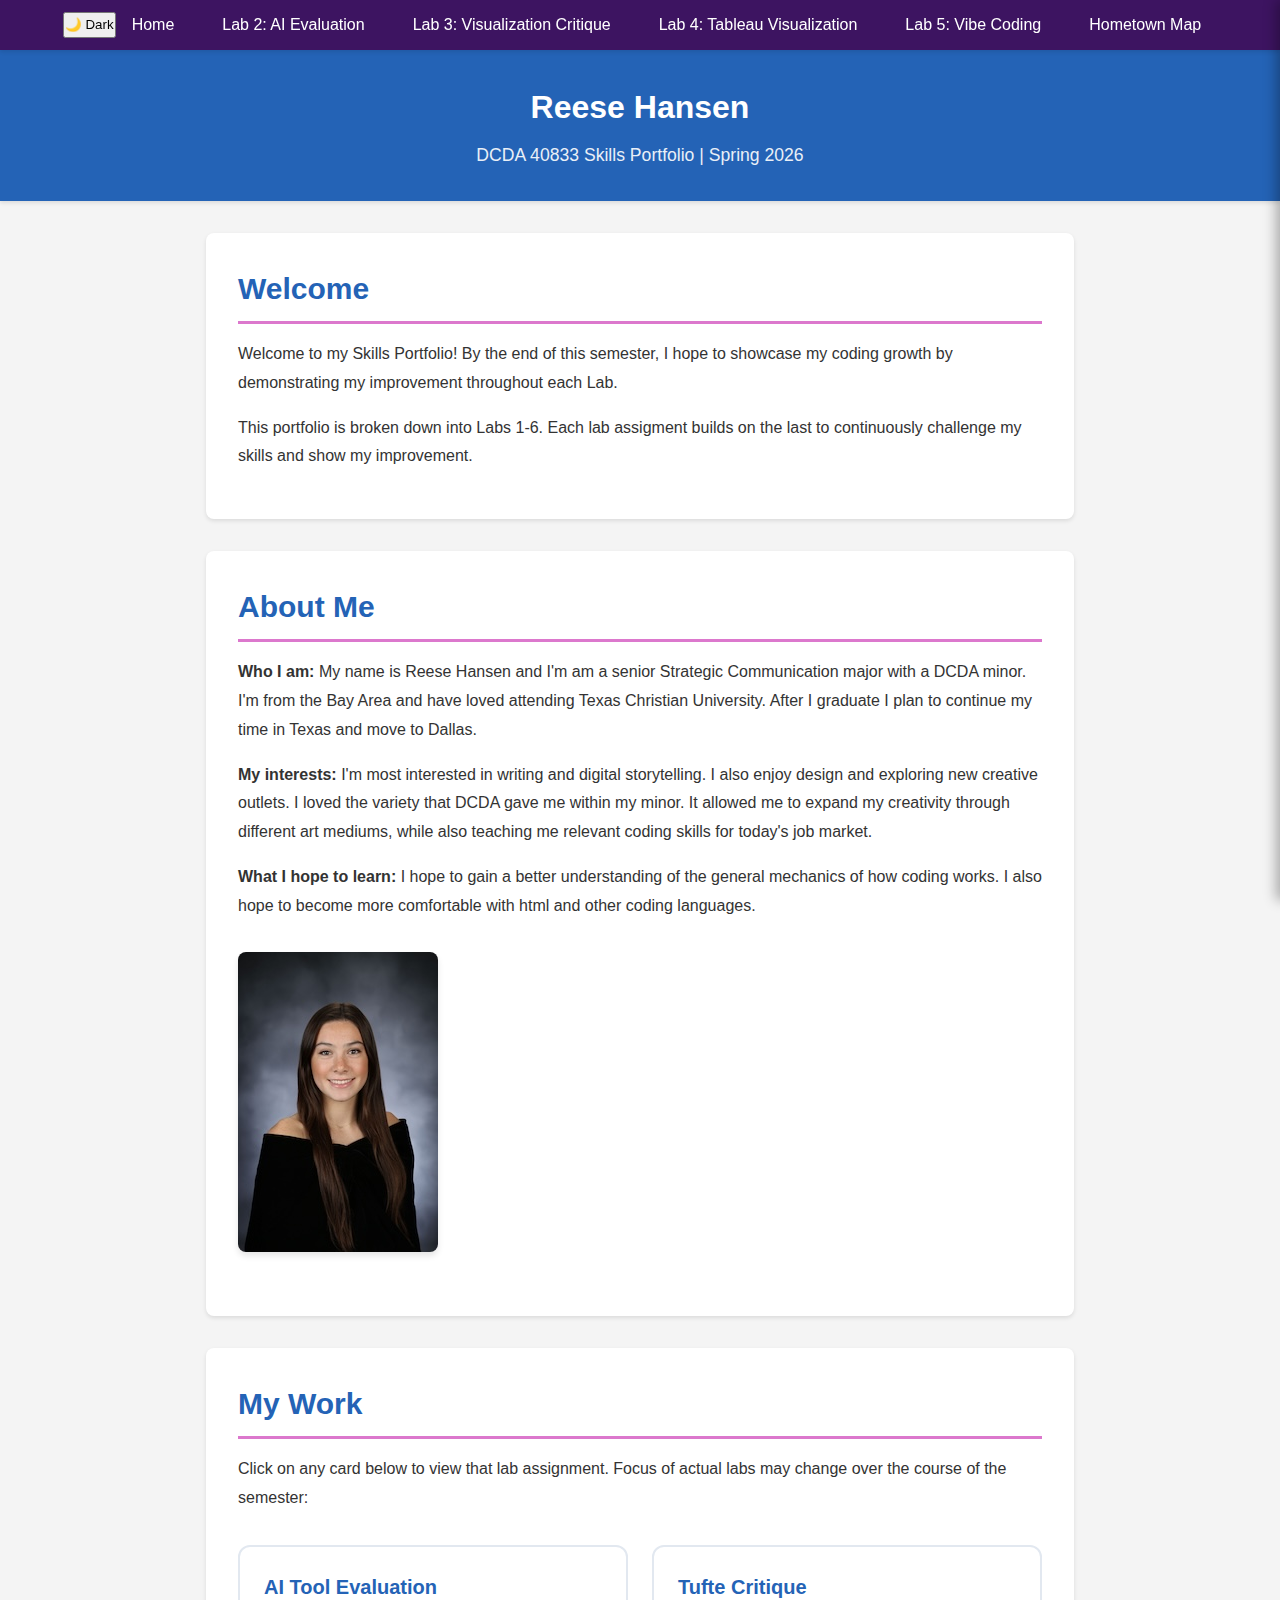
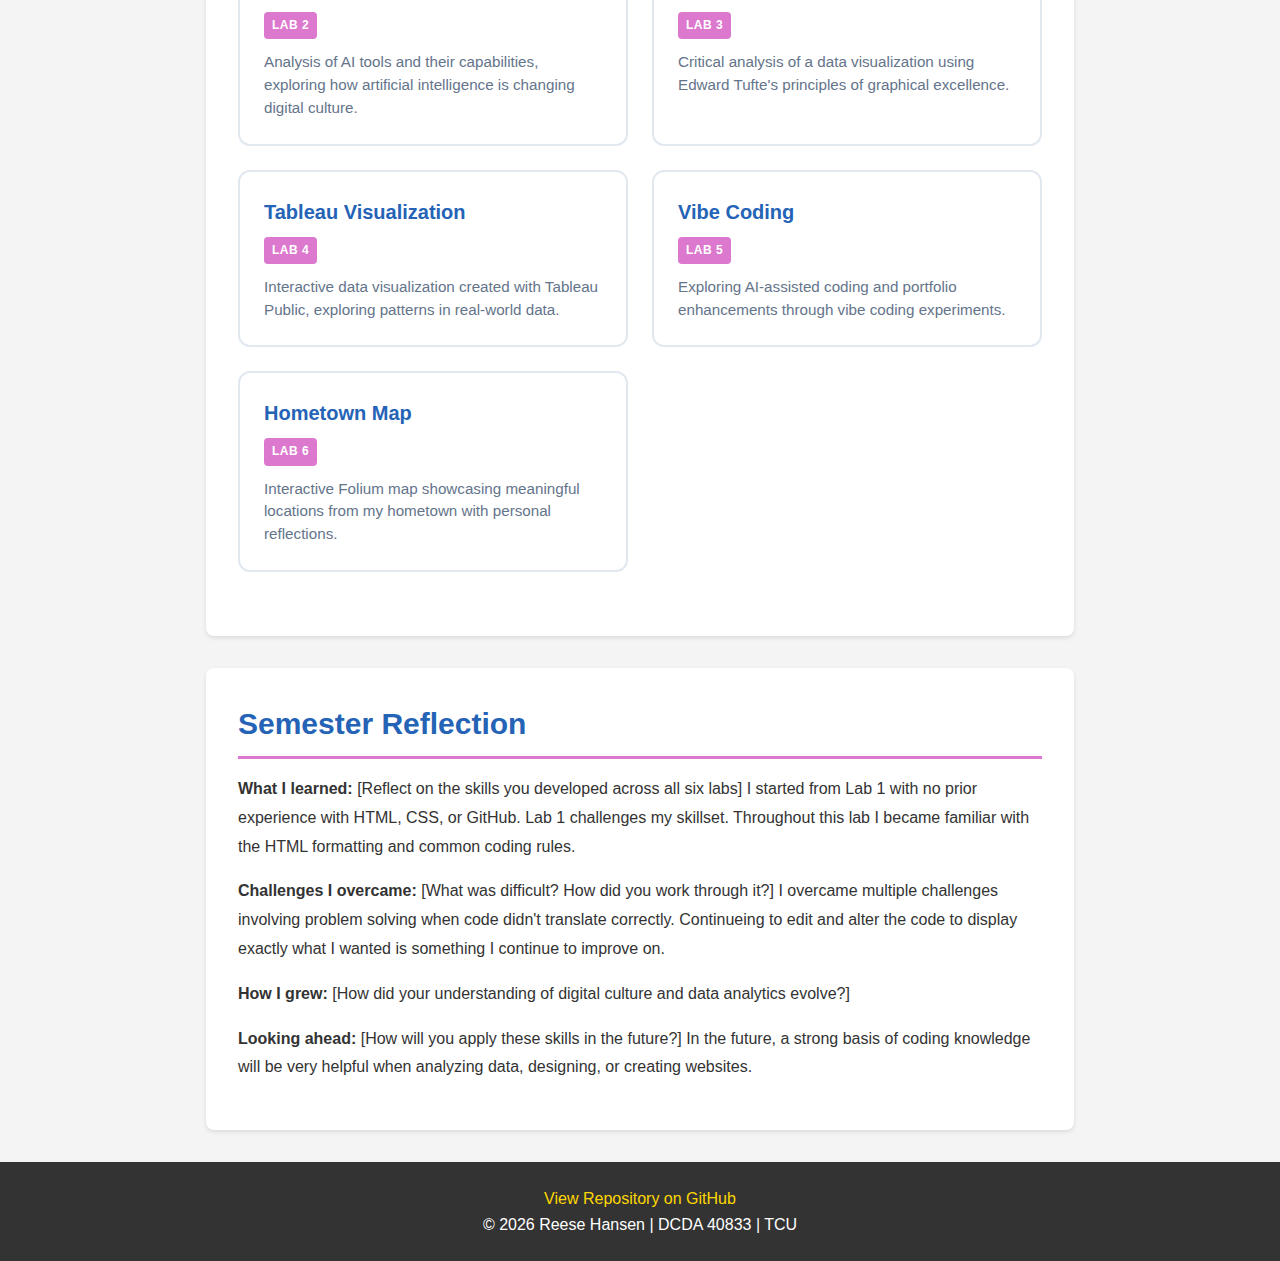
<file: index.html>
<!DOCTYPE html>
<html lang="en">

<head>
    <meta charset="UTF-8">
    <meta name="viewport" content="width=device-width, initial-scale=1.0">
    <meta name="description" content="Skills Portfolio showcasing work from DCDA 40833">
    <meta name="author" content="Reese Hansen">
    <title>Reese Hansen | DCDA 40833 Skills Portfolio</title>
    <link rel="stylesheet" href="css/styles.css">
</head>

<body>
    <!-- Navigation: Links to all portfolio pages -->
    <nav>
        <button class="hamburger" aria-label="Toggle navigation" aria-expanded="false">&#9776;</button>
        <button class="theme-toggle" aria-label="Toggle dark mode">
            <span class="icon">🌙</span>
            <span class="text">Dark</span>
        </button>
        <ul>
            <li><a href="index.html">Home</a></li>
            <li><a href="lab02.html">Lab 2: AI Evaluation</a></li>
            <li><a href="lab03.html">Lab 3: Visualization Critique</a></li>
            <li><a href="lab04.html">Lab 4: Tableau Visualization</a></li>
            <li><a href="lab05.html">Lab 5: Vibe Coding</a></li>
            <li><a href="hometown_map.html">Hometown Map</a></li>
        </ul>
    </nav>

    <!-- Header: Your name and course info -->
    <header>
        <h1>Reese Hansen</h1>
        <p>DCDA 40833 Skills Portfolio | Spring 2026</p>
    </header>


    <!-- I chose blue and pink as my colors because they compliment each other and the purple banner  -->



    <main>
        <!-- Welcome Section: Brief introduction to your portfolio -->
        <section id="welcome">
            <h2>Welcome</h2>
            <!-- TODO: Write a brief introduction (2-3 sentences) about your portfolio -->
            <p>Welcome to my Skills Portfolio! By the end of this semester, I hope to showcase my coding growth by
                demonstrating my improvement throughout each Lab.</p>
            <p>This portfolio is broken down into Labs 1-6. Each lab assigment builds on the last to continuously
                challenge my skills and show my improvement.</p>

            <!-- I chose this introduction because I wanted to clearly explain the basis of the project and how each lab builds on the last  -->

        </section>

        <!-- About Section: Tell visitors about yourself -->
        <section id="about">
            <h2>About Me</h2>
            <!-- TODO: Replace this placeholder content with information about yourself -->
            <p><strong>Who I am:</strong> My name is Reese Hansen and I'm am a senior Strategic Communication major with
                a DCDA minor. I'm from the Bay Area and have loved attending Texas Christian University. After I
                graduate I plan to continue my time in Texas and move to Dallas.</p>
            <p><strong>My interests:</strong> I'm most interested in writing and digital storytelling. I also enjoy
                design and exploring new creative outlets. I loved the variety that DCDA gave me within my minor. It
                allowed me to expand my creativity through different art mediums, while also teaching me relevant coding
                skills for today's job market.</p>
            <p><strong>What I hope to learn:</strong> I hope to gain a better understanding of the general mechanics of
                how coding works. I also hope to become more comfortable with html and other coding languages.</p>

            <!-- This section tells the viewer a bit more about who I am and what I enjoy. It also touches on my career intrests and future plans which involve what the DCDA minor has taught me  -->


            <!-- This project properly demonstrates my goals this semester to become more proficient in coding which is explained in my welcome and about section  -->



            <!-- Optional: Add a photo of yourself -->

            <figure class="viz-container">
                <img src="images/highschoolheadshot.jpeg" alt="highschoolheadshot.jpg">
            </figure>

            <!-- This headshot is an older pic but I thought it was the clearest and most professional looking that wasn't a work headshot  -->



        </section>

        <!-- Portfolio Section: Links to all lab pages -->
        <section id="portfolio">
            <h2>My Work</h2>
            <p>Click on any card below to view that lab assignment. Focus of actual labs may change over the course of
                the semester:</p>

            <!-- Portfolio Grid: Cards linking to each lab page -->
            <div class="portfolio-grid">

                <!-- Lab 2: AI Tool Evaluation -->
                <a href="lab02.html" class="portfolio-card">
                    <h3>AI Tool Evaluation</h3>
                    <span class="lab-tag">Lab 2</span>
                    <p>Analysis of AI tools and their capabilities, exploring how artificial intelligence is changing
                        digital culture.</p>
                </a>

                <!-- Lab 3: Tufte Critique -->
                <a href="lab03.html" class="portfolio-card">
                    <h3>Tufte Critique</h3>
                    <span class="lab-tag">Lab 3</span>
                    <p>Critical analysis of a data visualization using Edward Tufte's principles of graphical
                        excellence.</p>
                </a>

                <!-- Lab 4: Tableau Visualization -->
                <a href="lab04.html" class="portfolio-card">
                    <h3>Tableau Visualization</h3>
                    <span class="lab-tag">Lab 4</span>
                    <p>Interactive data visualization created with Tableau Public, exploring patterns in real-world
                        data.</p>
                </a>

                <!-- Lab 5: Vibe Coding -->
                <a href="lab05.html" class="portfolio-card">
                    <h3>Vibe Coding</h3>
                    <span class="lab-tag">Lab 5</span>
                    <p>Exploring AI-assisted coding and portfolio enhancements through vibe coding experiments.</p>
                </a>

                <!-- Lab 6: Hometown Map -->
                <a href="hometown_map.html" class="portfolio-card">
                    <h3>Hometown Map</h3>
                    <span class="lab-tag">Lab 6</span>
                    <p>Interactive Folium map showcasing meaningful locations from my hometown with personal
                        reflections.</p>
                </a>

            </div>
        </section>

        <!-- Reflection Section: Optional semester reflection -->
        <section id="reflection">
            <h2>Semester Reflection</h2>
            <!-- TODO: After completing all labs, write a reflection on your growth -->
            <p><strong>What I learned:</strong> [Reflect on the skills you developed across all six labs] I started from
                Lab 1 with no prior experience with HTML, CSS, or GitHub. Lab 1 challenges my skillset. Throughout this
                lab I became familiar with the HTML formatting and common coding rules. </p>
            <p><strong>Challenges I overcame:</strong> [What was difficult? How did you work through it?] I overcame
                multiple challenges involving problem solving when code didn't translate correctly. Continueing to edit
                and alter the code to display exactly what I wanted is something I continue to improve on. </p>
            <p><strong>How I grew:</strong> [How did your understanding of digital culture and data analytics evolve?]
            </p>
            <p><strong>Looking ahead:</strong> [How will you apply these skills in the future?] In the future, a strong
                basis of coding knowledge will be very helpful when analyzing data, designing, or creating websites.
            </p>
        </section>
    </main>

    <!-- Footer: Links and copyright -->
    <footer>
        <p><a href="https://github.com/yourusername/your-repo-name">View Repository on GitHub</a></p>
        <p>&copy; 2026 Reese Hansen | DCDA 40833 | TCU</p>
    </footer>
    <script src="js/nav.js"></script>
</body>

</html>
</file>
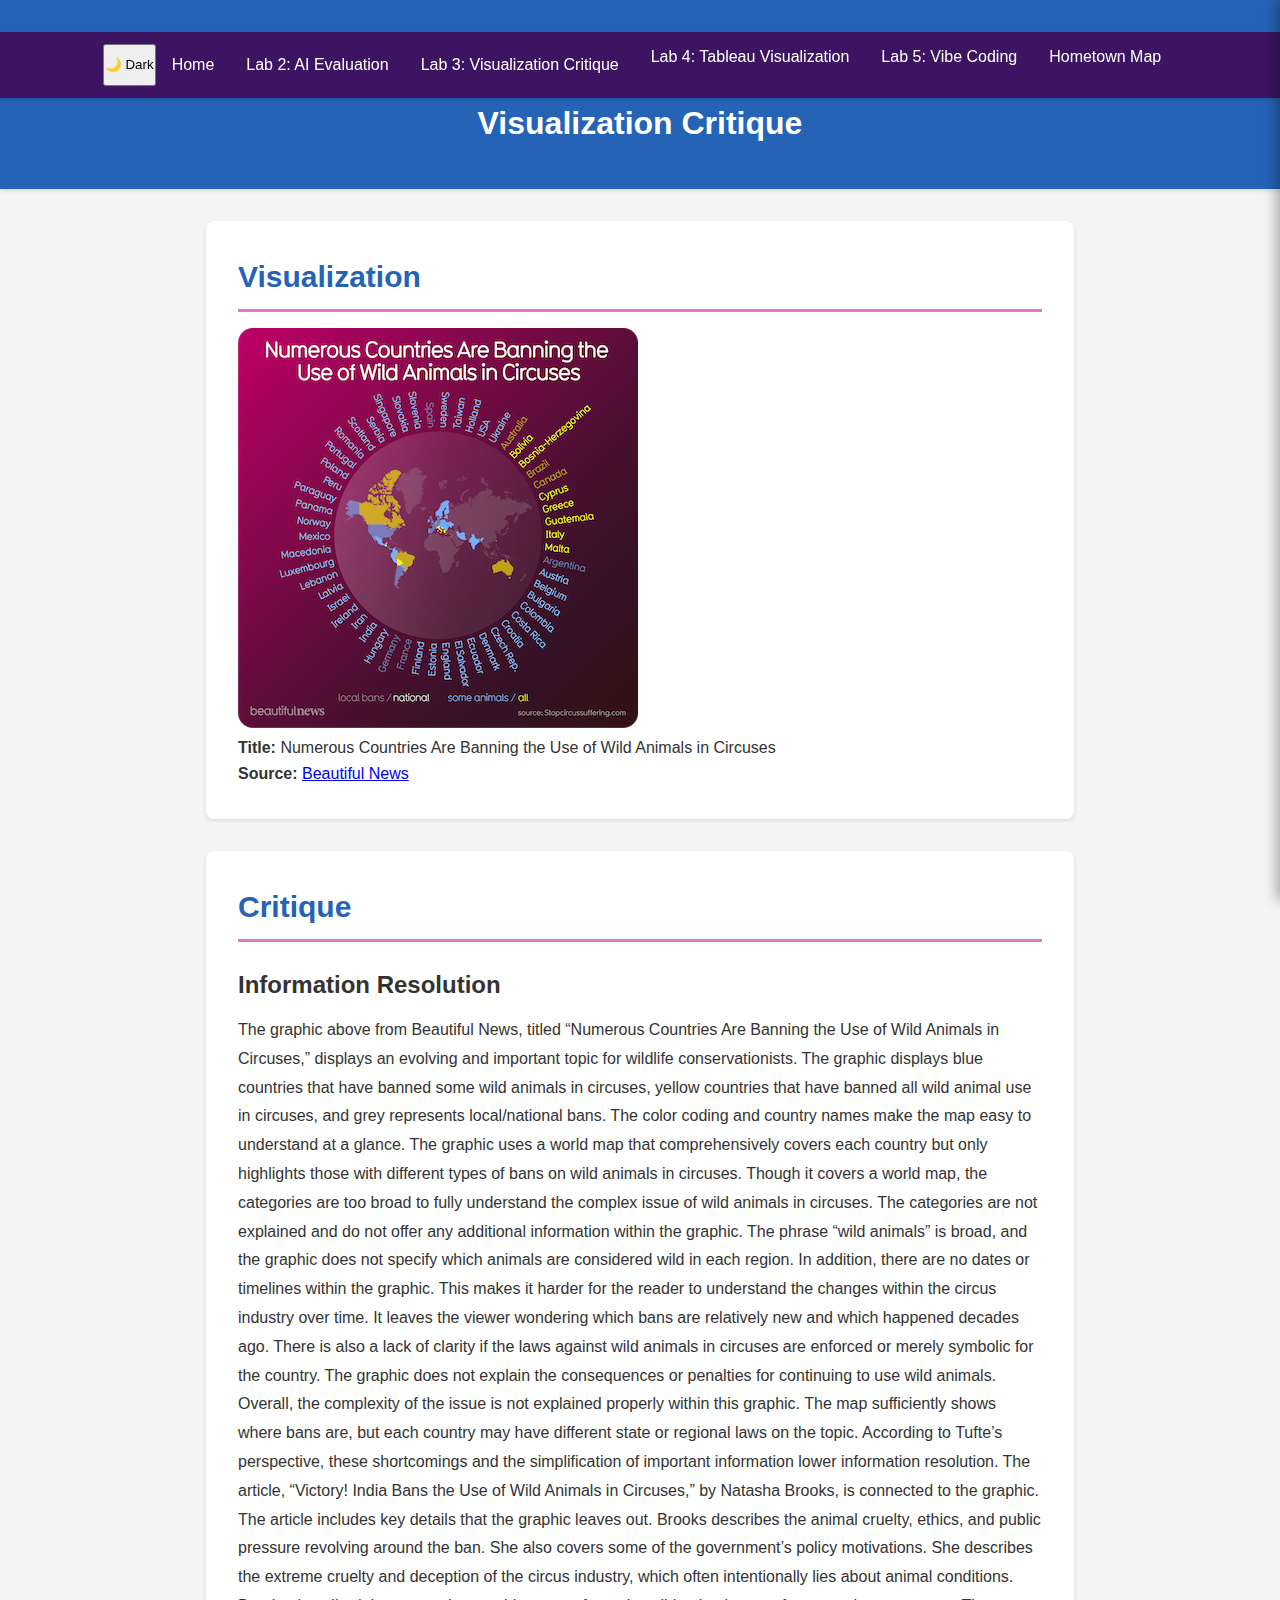
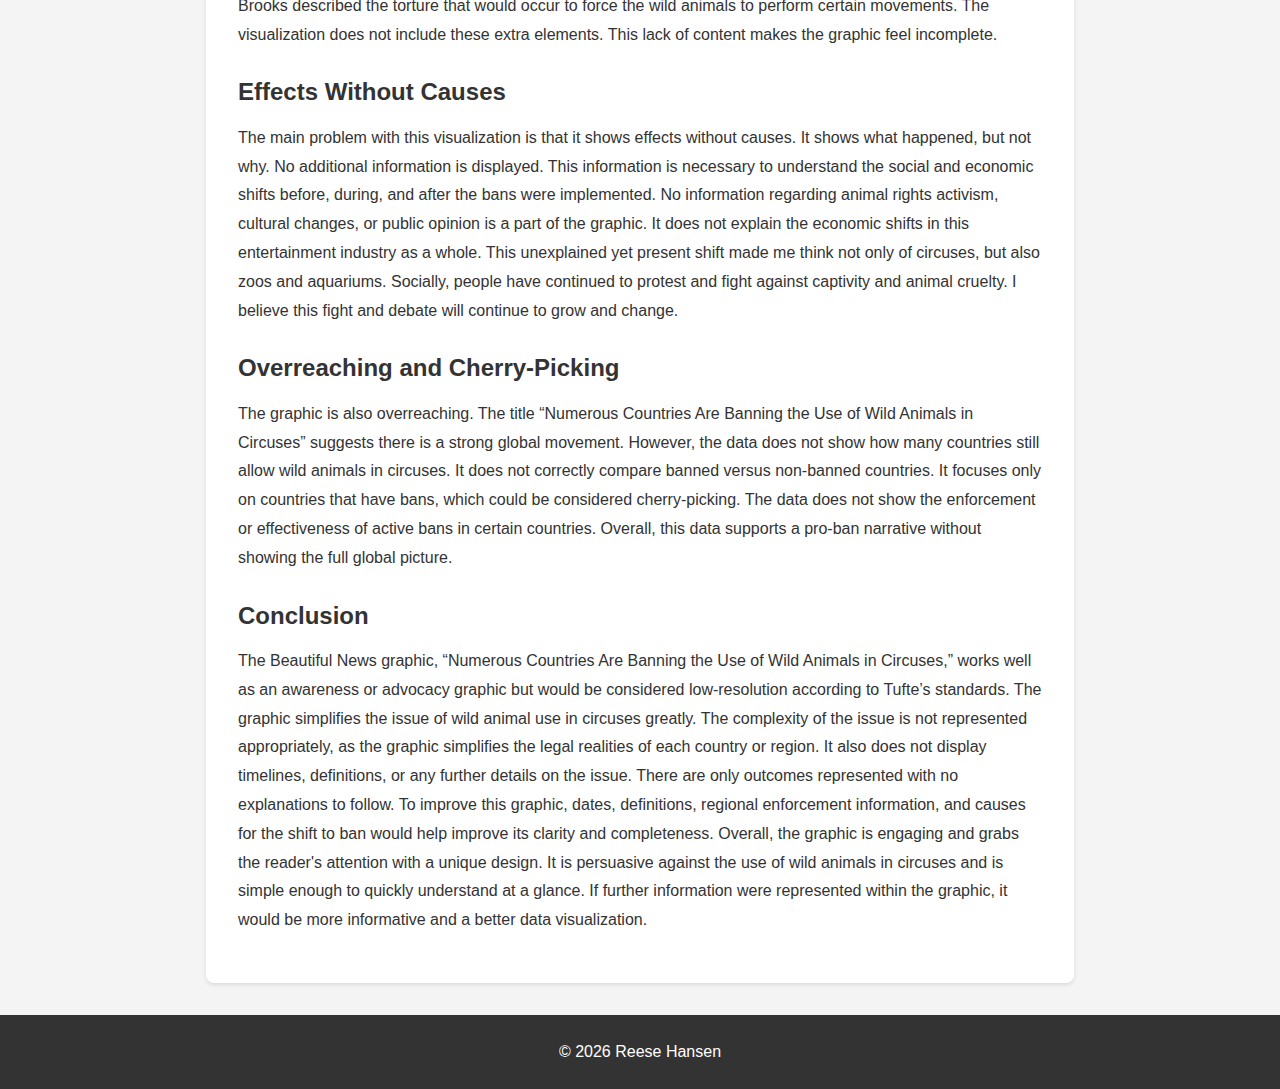
<file: lab03.html>
<!DOCTYPE html>
<html lang="en">

<head>
    <meta charset="UTF-8">
    <meta name="viewport" content="width=device-width, initial-scale=1.0">
    <title>Visualization Critique | Reese Hansen</title>
    <link rel="stylesheet" href="css/styles.css">
</head>

<body>
    <header>
        <nav>
            <button class="hamburger" aria-label="Toggle navigation" aria-expanded="false">&#9776;</button>
            <button class="theme-toggle" aria-label="Toggle dark mode">
                <span class="icon">🌙</span>
                <span class="text">Dark</span>
            </button>
            <a href="index.html">Home</a>
            <a href="lab02.html">Lab 2: AI Evaluation</a>
            <a href="lab03.html" class="active">Lab 3: Visualization Critique</a>
            <li><a href="lab04.html">Lab 4: Tableau Visualization</a></li>
            <li><a href="lab05.html">Lab 5: Vibe Coding</a></li>
            <li><a href="hometown-map.html">Hometown Map</a></li>
            <!-- Add more lab links as the semester progresses -->
        </nav>
        <h1>Visualization Critique</h1>
    </header>

    <main>
        <section>
            <h2>Visualization</h2>
            <figure>
                <img src="images/circusdata.png" alt="wild animals banned in circuses">
                <figcaption>
                    <strong>Title:</strong> Numerous Countries Are Banning the Use of Wild Animals in Circuses<br>
                    <strong>Source:</strong> <a
                        href="https://informationisbeautiful.net/beautifulnews/124-animals-in-circuses/"
                        target="_blank">Beautiful News</a>
                </figcaption>
            </figure>




        </section>

        <section>
            <h2>Critique</h2>

            <h3>Information Resolution</h3>
            <p>The graphic above from Beautiful News, titled “Numerous Countries Are Banning the Use of Wild Animals in
                Circuses,” displays an evolving and important topic for wildlife conservationists. The graphic displays
                blue countries that have banned some wild animals in circuses, yellow countries that have banned all
                wild animal use in circuses, and grey represents local/national bans. The color coding and country names
                make the map easy to understand at a glance. The graphic uses a world map that comprehensively covers
                each country but only highlights those with different types of bans on wild animals in circuses.

                Though it covers a world map, the categories are too broad to fully understand the complex issue of wild
                animals in circuses. The categories are not explained and do not offer any additional information within
                the graphic. The phrase “wild animals” is broad, and the graphic does not specify which animals are
                considered wild in each region. In addition, there are no dates or timelines within the graphic. This
                makes it harder for the reader to understand the changes within the circus industry over time. It leaves
                the viewer wondering which bans are relatively new and which happened decades ago.

                There is also a lack of clarity if the laws against wild animals in circuses are enforced or merely
                symbolic for the country. The graphic does not explain the consequences or penalties for continuing to
                use wild animals. Overall, the complexity of the issue is not explained properly within this graphic.
                The map sufficiently shows where bans are, but each country may have different state or regional laws on
                the topic. According to Tufte’s perspective, these shortcomings and the simplification of important
                information lower information resolution.

                The article, “Victory! India Bans the Use of Wild Animals in Circuses,” by Natasha Brooks, is connected
                to the graphic. The article includes key details that the graphic leaves out. Brooks describes the
                animal cruelty, ethics, and public pressure revolving around the ban. She also covers some of the
                government’s policy motivations. She describes the extreme cruelty and deception of the circus industry,
                which often intentionally lies about animal conditions. Brooks described the torture that would occur to
                force the wild animals to perform certain movements. The visualization does not include these extra
                elements. This lack of content makes the graphic feel incomplete.
            </p>

            <h3>Effects Without Causes</h3>
            <p>The main problem with this visualization is that it shows effects without causes. It shows what happened,
                but not why. No additional information is displayed. This information is necessary to understand the
                social and economic shifts before, during, and after the bans were implemented. No information regarding
                animal rights activism, cultural changes, or public opinion is a part of the graphic. It does not
                explain the economic shifts in this entertainment industry as a whole. This unexplained yet present
                shift made me think not only of circuses, but also zoos and aquariums. Socially, people have continued
                to protest and fight against captivity and animal cruelty. I believe this fight and debate will continue
                to grow and change. </p>

            <h3>Overreaching and Cherry-Picking</h3>
            <p>The graphic is also overreaching. The title “Numerous Countries Are Banning the Use of Wild Animals in
                Circuses” suggests there is a strong global movement. However, the data does not show how many countries
                still allow wild animals in circuses. It does not correctly compare banned versus non-banned countries.
                It focuses only on countries that have bans, which could be considered cherry-picking. The data does not
                show the enforcement or effectiveness of active bans in certain countries. Overall, this data supports a
                pro-ban narrative without showing the full global picture.
            </p>

            <h3>Conclusion</h3>
            <p>The Beautiful News graphic, “Numerous Countries Are Banning the Use of Wild Animals in Circuses,” works
                well as an awareness or advocacy graphic but would be considered low-resolution according to Tufte’s
                standards. The graphic simplifies the issue of wild animal use in circuses greatly. The complexity of
                the issue is not represented appropriately, as the graphic simplifies the legal realities of each
                country or region. It also does not display timelines, definitions, or any further details on the issue.
                There are only outcomes represented with no explanations to follow. To improve this graphic, dates,
                definitions, regional enforcement information, and causes for the shift to ban would help improve its
                clarity and completeness. Overall, the graphic is engaging and grabs the reader's attention with a
                unique design. It is persuasive against the use of wild animals in circuses and is simple enough to
                quickly understand at a glance. If further information were represented within the graphic, it would be
                more informative and a better data visualization. </p>
        </section>




    </main>

    <footer>
        <p>© 2026 Reese Hansen</p>
    </footer>
    <script src="js/nav.js"></script>
</body>

</html>
</file>
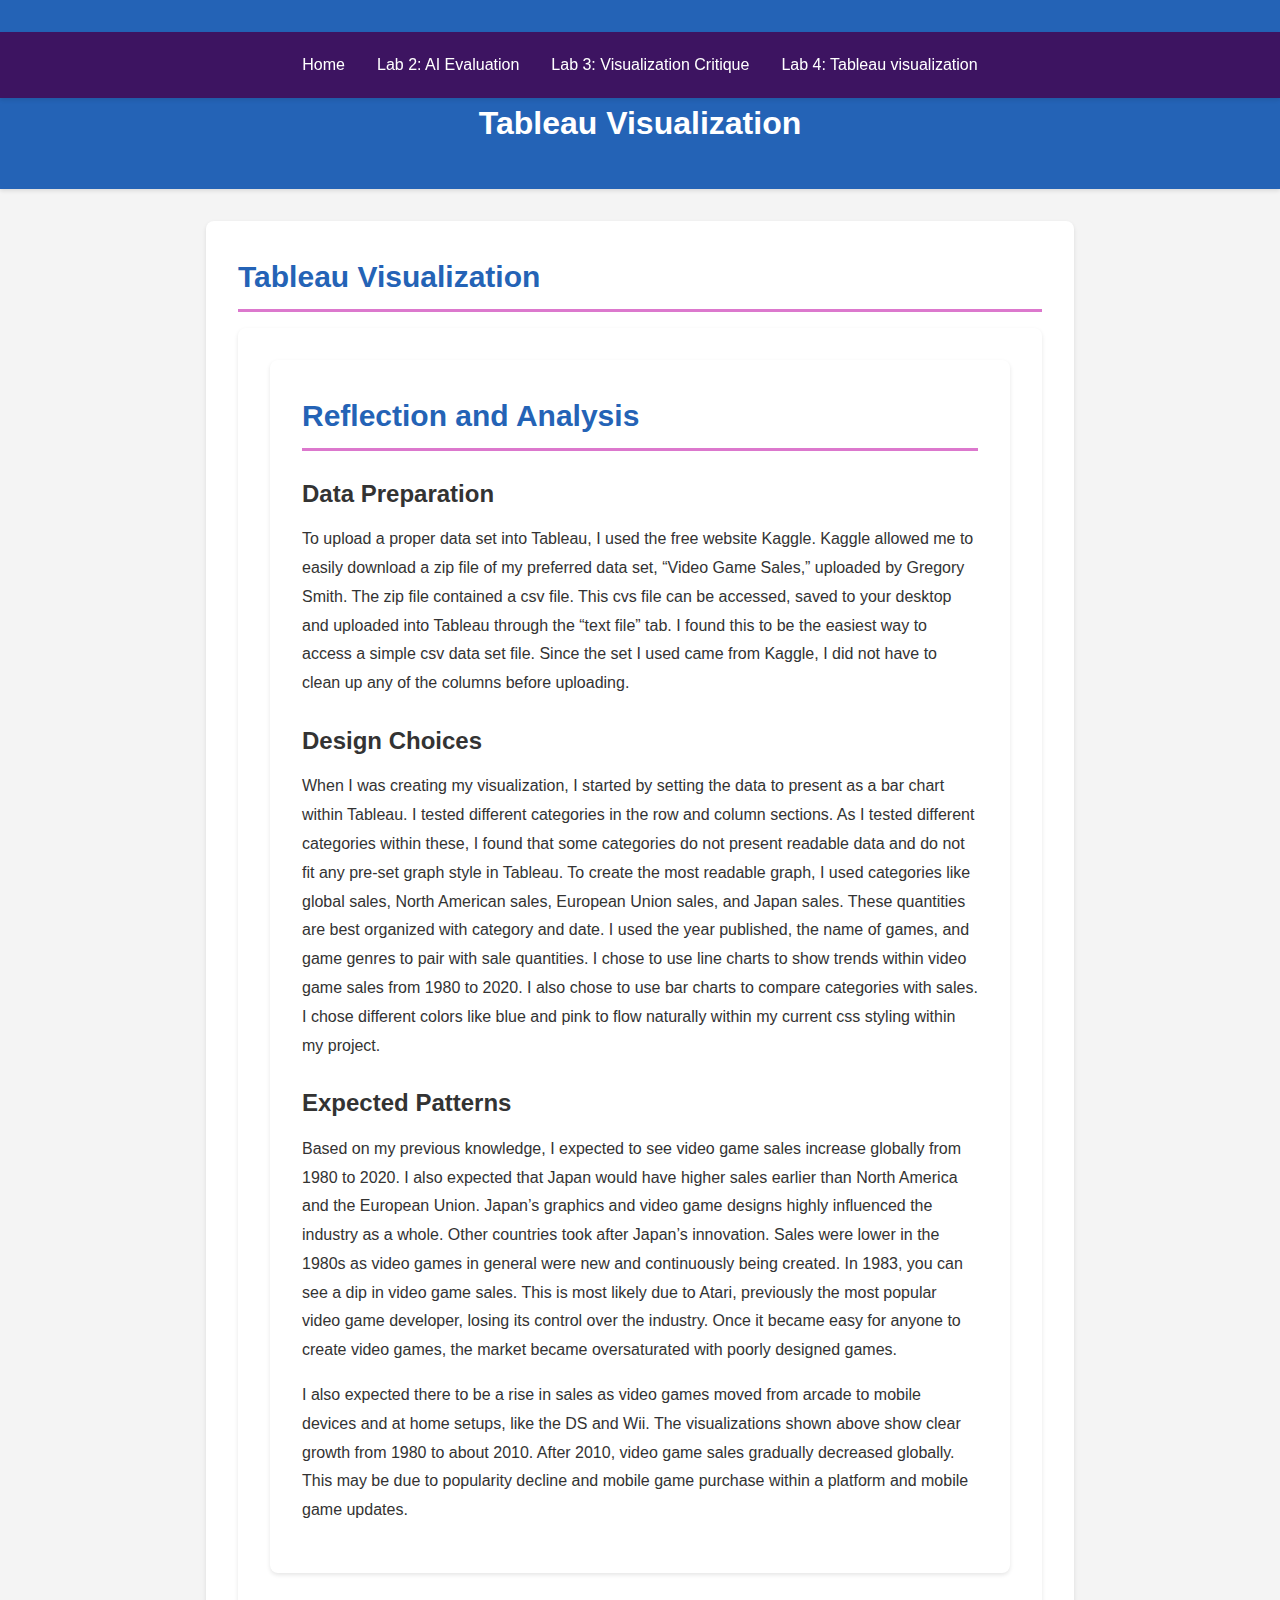
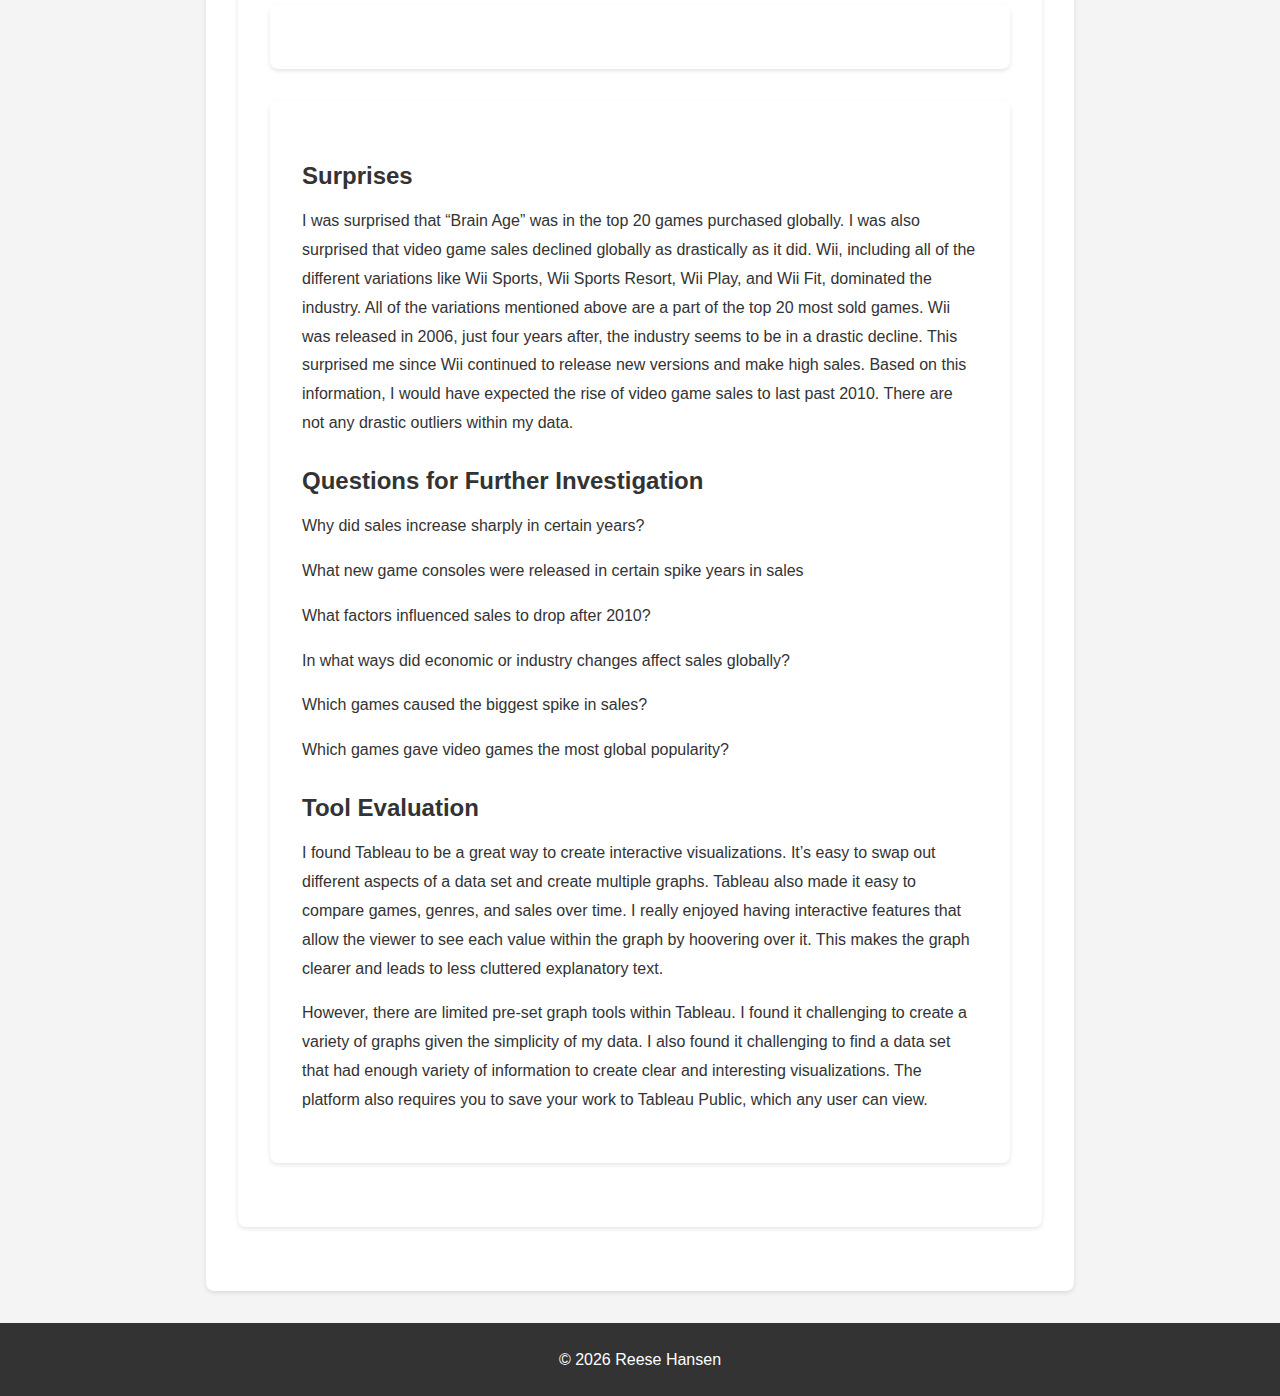
<file: lab04.html>
<!DOCTYPE html>
<html lang="en">
<head>
    <meta charset="UTF-8">
    <meta name="viewport" content="width=device-width, initial-scale=1.0">
    <title>Visualization Critique | Reese Hansen</title>
    <link rel="stylesheet" href="css/styles.css">
</head>
<body>
    <header>
        <nav>
            <a href="index.html">Home</a>
            <a href="lab02.html">Lab 2: AI Evaluation</a>
            <a href="lab03.html">Lab 3: Visualization Critique</a>
            <a href="lab04.html" class="active">Lab 4: Tableau visualization</a>
            <!-- Add more lab links as the semester progresses -->
        </nav>
        <h1>Tableau Visualization</h1>
    </header>

<main>

<section>

<h2>Tableau Visualization</h2>

<div class='tableauPlaceholder' id='viz1770948712920' style='position: relative'><noscript><a href='#'><img alt='Dashboard 3 ' src='https:&#47;&#47;public.tableau.com&#47;static&#47;images&#47;EU&#47;EUandNAYearlyVideoGameSales&#47;Dashboard3&#47;1_rss.png' style='border: none' /></a></noscript><object class='tableauViz'  style='display:none;'><param name='host_url' value='https%3A%2F%2Fpublic.tableau.com%2F' /> <param name='embed_code_version' value='3' /> <param name='site_root' value='' /><param name='name' value='EUandNAYearlyVideoGameSales&#47;Dashboard3' /><param name='tabs' value='no' /><param name='toolbar' value='yes' /><param name='static_image' value='https:&#47;&#47;public.tableau.com&#47;static&#47;images&#47;EU&#47;EUandNAYearlyVideoGameSales&#47;Dashboard3&#47;1.png' /> <param name='animate_transition' value='yes' /><param name='display_static_image' value='yes' /><param name='display_spinner' value='yes' /><param name='display_overlay' value='yes' /><param name='display_count' value='yes' /><param name='language' value='en-US' /><param name='filter' value='publish=yes' /></object></div>                <script type='text/javascript'>                    var divElement = document.getElementById('viz1770948712920');                    var vizElement = divElement.getElementsByTagName('object')[0];                    if ( divElement.offsetWidth > 800 ) { vizElement.style.minWidth='420px';vizElement.style.maxWidth='650px';vizElement.style.width='100%';vizElement.style.minHeight='587px';vizElement.style.maxHeight='887px';vizElement.style.height=(divElement.offsetWidth*0.75)+'px';} else if ( divElement.offsetWidth > 500 ) { vizElement.style.minWidth='420px';vizElement.style.maxWidth='650px';vizElement.style.width='100%';vizElement.style.minHeight='587px';vizElement.style.maxHeight='887px';vizElement.style.height=(divElement.offsetWidth*0.75)+'px';} else { vizElement.style.width='100%';vizElement.style.height='727px';}                     var scriptElement = document.createElement('script');                    scriptElement.src = 'https://public.tableau.com/javascripts/api/viz_v1.js';                    vizElement.parentNode.insertBefore(scriptElement, vizElement);                </script>

<section>

  <section>
            <h2>Reflection and Analysis</h2>
            
            <h3>Data Preparation</h3>
            <p>To upload a proper data set into Tableau, I used the free website Kaggle. Kaggle allowed me to easily download a zip file of my preferred data set, “Video Game Sales,” uploaded by Gregory Smith. The zip file contained a csv file. This cvs file can be accessed, saved to your desktop and uploaded into Tableau through the “text file” tab. I found this to be the easiest way to access a simple csv data set file. Since the set I used came from Kaggle, I did not have to clean up any of the columns before uploading.


            </p>

            <h3>Design Choices</h3>
            <p>When I was creating my visualization, I started by setting the data to present as a bar chart within Tableau. I tested different categories in the row and column sections. As I tested different categories within these, I found that some categories do not present readable data and do not fit any pre-set graph style in Tableau. To create the most readable graph, I used categories like global sales, North American sales, European Union sales, and Japan sales. These quantities are best organized with category and date. I used the year published, the name of games, and game genres to pair with sale quantities. I chose to use line charts to show trends within video game sales from 1980 to 2020. I also chose to use bar charts to compare categories with sales. I chose different colors like blue and pink to flow naturally within my current css styling within my project.

            </p>


            <h3>Expected Patterns</h3>
            <p>Based on my previous knowledge, I expected to see video game sales increase globally from 1980 to 2020. I also expected that Japan would have higher sales earlier than North America and the European Union. Japan’s graphics and video game designs highly influenced the industry as a whole. Other countries took after Japan’s innovation. Sales were lower in the 1980s as video games in general were new and continuously being created. In 1983, you can see a dip in video game sales. This is most likely due to Atari, previously the most popular video game developer, losing its control over the industry. Once it became easy for anyone to create video games, the market became oversaturated with poorly designed games.  
            </p>


            <p>I also expected there to be a rise in sales as video games moved from arcade to mobile devices and at home setups, like the DS and Wii. The visualizations shown above show clear growth from 1980 to about 2010. After 2010, video game sales gradually decreased globally. This may be due to popularity decline and mobile game purchase within a platform and mobile game updates. 
            </p>





        </section>

    <section>

<div class='tableauPlaceholder' id='viz1770927020009' style='position: relative'><noscript><a href='#'><img alt='Dashboard Video Game Sales ' src='https:&#47;&#47;public.tableau.com&#47;static&#47;images&#47;Mo&#47;MostGloballyPurchasedVideoGames&#47;DashboardVideoGameSales&#47;1_rss.png' style='border: none' /></a></noscript><object class='tableauViz'  style='display:none;'><param name='host_url' value='https%3A%2F%2Fpublic.tableau.com%2F' /> <param name='embed_code_version' value='3' /> <param name='site_root' value='' /><param name='name' value='MostGloballyPurchasedVideoGames&#47;DashboardVideoGameSales' /><param name='tabs' value='no' /><param name='toolbar' value='yes' /><param name='static_image' value='https:&#47;&#47;public.tableau.com&#47;static&#47;images&#47;Mo&#47;MostGloballyPurchasedVideoGames&#47;DashboardVideoGameSales&#47;1.png' /> <param name='animate_transition' value='yes' /><param name='display_static_image' value='yes' /><param name='display_spinner' value='yes' /><param name='display_overlay' value='yes' /><param name='display_count' value='yes' /><param name='language' value='en-US' /><param name='filter' value='publish=yes' /></object></div>                <script type='text/javascript'>                    var divElement = document.getElementById('viz1770927020009');                    var vizElement = divElement.getElementsByTagName('object')[0];                    if ( divElement.offsetWidth > 800 ) { vizElement.style.minWidth='420px';vizElement.style.maxWidth='650px';vizElement.style.width='100%';vizElement.style.minHeight='587px';vizElement.style.maxHeight='887px';vizElement.style.height=(divElement.offsetWidth*0.75)+'px';} else if ( divElement.offsetWidth > 500 ) { vizElement.style.minWidth='420px';vizElement.style.maxWidth='650px';vizElement.style.width='100%';vizElement.style.minHeight='587px';vizElement.style.maxHeight='887px';vizElement.style.height=(divElement.offsetWidth*0.75)+'px';} else { vizElement.style.width='100%';vizElement.style.height='727px';}                     var scriptElement = document.createElement('script');                    scriptElement.src = 'https://public.tableau.com/javascripts/api/viz_v1.js';                    vizElement.parentNode.insertBefore(scriptElement, vizElement);                </script>


    </section>



  <section>
            
            <h3>Surprises</h3>
            <p>I was surprised that “Brain Age” was in the top 20 games purchased globally. I was also surprised that video game sales declined globally as drastically as it did. Wii, including all of the different variations like Wii Sports, Wii Sports Resort, Wii Play, and Wii Fit, dominated the industry. All of the variations mentioned above are a part of the top 20 most sold games. Wii was released in 2006, just four years after, the industry seems to be in a drastic decline. This surprised me since Wii continued to release new versions and make high sales. Based on this information, I would have expected the rise of video game sales to last past 2010. There are not any drastic outliers within my data.

            </p>

            <h3>Questions for Further Investigation </h3>
            <p>Why did sales increase sharply in certain years?</p>
            <p>What new game consoles were released in certain spike years in sales</p>
            <p>What factors influenced sales to drop after 2010?</p>
            <p>In what ways did economic or industry changes affect sales globally?</p>
            <p>Which games caused the biggest spike in sales?</p>
            <p>Which games gave video games the most global popularity?</p>



            <h3>Tool Evaluation</h3>
            <p>I found Tableau to be a great way to create interactive visualizations. It’s easy to swap out different aspects of a data set and create multiple graphs. Tableau also made it easy to compare games, genres, and sales over time. I really enjoyed having interactive features that allow the viewer to see each value within the graph by hoovering over it. This makes the graph clearer and leads to less cluttered explanatory text. </p>

            <p>However, there are limited pre-set graph tools within Tableau. I found it challenging to create a variety of graphs given the simplicity of my data. I also found it challenging to find a data set that had enough variety of information to create clear and interesting visualizations. The platform also requires you to save your work to Tableau Public, which any user can view. </p>





        </section>


    </section>
    </main>

    <footer>
        <p>© 2026 Reese Hansen</p>
    </footer>
</body>
</html>
</file>
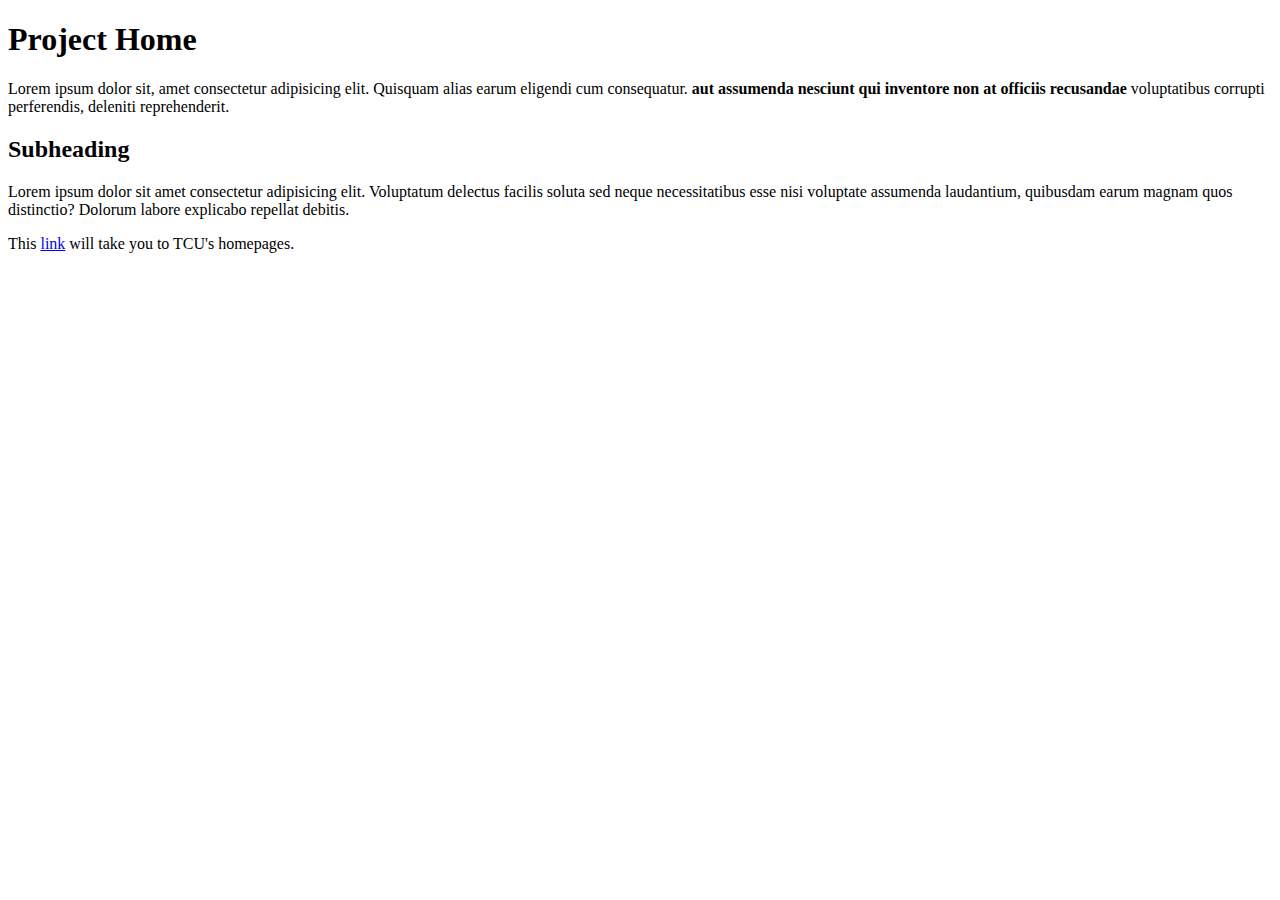
<file: playground.html>
<!DOCTYPE html>

<html lang="en">

<head>

    <meta charset="UTF-8">
    <meta name="viewport" content="width=device-width, initial-scale=1.0">

    <title>Document</title>
</head>


<body>
    
<h1>Project Home</h1>

<p>Lorem ipsum dolor sit, amet consectetur adipisicing elit. Quisquam alias earum eligendi cum consequatur. <strong> aut assumenda nesciunt qui inventore non at officiis recusandae </strong> voluptatibus corrupti perferendis, deleniti reprehenderit. </p> 
    
    <h2>Subheading</h2>

<p>Lorem ipsum dolor sit amet consectetur adipisicing elit. Voluptatum delectus facilis soluta sed neque necessitatibus esse nisi voluptate assumenda laudantium, quibusdam earum magnam quos distinctio? Dolorum labore explicabo repellat debitis.

<p>This <a href="https://www.tcu.edu/">link</a> will take you to TCU's homepages.</p>




</body>


</html>
</file>
<file: css/styles.css>
/* =========================
   DCDA 40833 Skills Portfolio Template
   CSS Stylesheet for Student Portfolios
   ========================= */

/* =========================
   CSS Variables (Color Scheme)
   ========================= */
:root {
    --primary-color: #2463b6;
    /* Ocean Blue */
    --secondary-color: #dc78cd;
    /* Light Purple */
    --accent-color: #ffd700;
    /* Gold accent */
    --text-color: #333;
    /* Dark gray for text */
    --text-secondary: #64748b;
    /* Lighter gray for captions */
    --bg-color: #f4f4f4;
    /* Light background */
    --white: #ffffff;
}


/* I chose blue and pink as my mine colors because they are fun and compliment themselves  */




/* =========================
   Basic Reset & Typography
   ========================= */
* {
    margin: 0;
    padding: 0;
    box-sizing: border-box;
}

html {
    scroll-behavior: smooth;
    /* Smooth scrolling for anchor links */
}

body {
    font-family: -apple-system, BlinkMacSystemFont, 'Segoe UI', 'Roboto', 'Helvetica Neue', Arial, sans-serif;
    line-height: 1.6;
    color: var(--text-color);
    background-color: var(--bg-color);
}

/* =========================
   Header & Navigation
   ========================= */
/* Style semantic tags directly - no classes needed! */
header {
    background-color: var(--primary-color);
    color: white;
    padding: 2rem 0;
    text-align: center;
    box-shadow: 0 2px 4px rgba(0, 0, 0, 0.1);
}

header h1 {
    color: white;
    margin: 0 0 0.5rem 0;
    font-size: 2rem;
}

header p {
    margin: 0;
    opacity: 0.9;
    font-size: 1.1rem;
}

nav {
    background-color: #3d1461;
    padding: 0.75rem;
    display: flex;
    /* Make nav a flex container */
    justify-content: center;
    /* Center the ul inside nav */
    position: sticky;
    /* Stick to top when scrolling */
    top: 0;
    z-index: 100;
    box-shadow: 0 2px 4px rgba(0, 0, 0, 0.1);
}

/* Style the navigation list */
nav ul {
    list-style: none;
    /* Remove bullets */
    padding: 0;
    /* Remove default padding */
    margin: 0;
    /* Remove default margin */
    display: flex;
    /* Arrange items horizontally */
    flex-direction: row;
    /* Explicit: horizontal on desktop */
    justify-content: center;
    /* Center the items */
    gap: 1rem;
    /* Space between items */
    flex-wrap: wrap;
    /* Wrap on small screens */
}

nav li {
    list-style: none;
    /* Extra insurance - remove bullets */
}

nav a {
    color: white;
    text-decoration: none;
    padding: 0.5rem 1rem;
    transition: background-color 0.3s ease;
    border-radius: 4px;
}

nav a:hover {
    background-color: var(--primary-color);
}

/* Hamburger button — hidden on desktop, shown on mobile */
.hamburger {
    display: none;
    /* Hidden above 768px */
    background: none;
    border: 2px solid white;
    border-radius: 4px;
    color: white;
    font-size: 1.25rem;
    line-height: 1;
    padding: 0.3rem 0.6rem;
    cursor: pointer;
    align-self: center;
}

/* Right-side drawer panel (hidden off-screen by default) */
.nav-drawer {
    position: fixed;
    top: 0;
    right: 0;
    height: 100%;
    width: 260px;
    background-color: #3d1461;
    display: flex;
    flex-direction: column;
    padding: 4rem 1.5rem 2rem;
    gap: 0.5rem;
    transform: translateX(100%);
    /* Start off-screen right */
    transition: transform 0.3s ease;
    z-index: 200;
    box-shadow: -4px 0 12px rgba(0, 0, 0, 0.3);
}

.nav-drawer a {
    color: white;
    text-decoration: none;
    padding: 0.75rem 1rem;
    border-radius: 4px;
    font-size: 1rem;
    transition: background-color 0.2s ease;
}

.nav-drawer a:hover {
    background-color: var(--primary-color);
}

/* Slide drawer in when open */
.nav-drawer.nav-open {
    transform: translateX(0);
}

/* Dark overlay behind the drawer */
.nav-overlay {
    display: none;
    position: fixed;
    inset: 0;
    background: rgba(0, 0, 0, 0.45);
    z-index: 199;
}

.nav-overlay.nav-open {
    display: block;
}

/* =========================
   Main Content
   ========================= */
/* Style main semantic tag directly */
main {
    max-width: 900px;
    /* Don't get too wide */
    margin: 2rem auto;
    /* Center horizontally */
    padding: 0 1rem;
    /* Space on sides for mobile */
}

/* All sections inside main get consistent styling */
main section {
    background-color: white;
    padding: 2rem;
    margin-bottom: 2rem;
    /* Space between sections */
    border-radius: 8px;
    /* Rounded corners */
    box-shadow: 0 2px 4px rgba(0, 0, 0, 0.1);
}

/* Style h2 headings inside sections */
main section h2 {
    color: var(--primary-color);
    border-bottom: 3px solid var(--secondary-color);
    padding-bottom: 0.5rem;
    margin-bottom: 1rem;
    font-size: 1.875rem;
}

main section h3 {
    color: var(--text-color);
    margin-top: 1.5rem;
    margin-bottom: 0.75rem;
    font-size: 1.5rem;
}

/* Paragraphs inside sections */
main section p {
    margin-bottom: 1rem;
    line-height: 1.8;
}

/* Lists inside sections */
main section ul,
main section ol {
    margin: 1rem 0 1rem 2rem;
    line-height: 1.8;
}

main section li {
    margin-bottom: 0.5rem;
}

/* =========================
   Data Visualizations
   ========================= */
/* Container for charts and images */
.viz-container {
    margin: 2rem 0;
    display: flex;
    align-items: flex-start;
    gap: 1rem;
    text-align: left;
}

.viz-container img {
    max-width: 100%;
    height: auto;
    border-radius: 8px;
    box-shadow: 0 4px 6px rgba(0, 0, 0, 0.1);
    margin-bottom: 0;
    flex: 0 0 auto;
}

/* Figure captions */
.viz-container figcaption {
    font-style: italic;
    color: var(--text-secondary);
    font-size: 0.9rem;
    margin-top: 0;
}

/* Grid layout for multiple visualizations */
.viz-grid {
    display: grid;
    grid-template-columns: repeat(auto-fit, minmax(300px, 1fr));
    gap: 1.5rem;
    margin: 2rem 0;
}

/* =========================
   Code Blocks
   ========================= */
/* Improve pre/code styling for Python code */
pre {
    background: #2d2d2d;
    /* Dark background */
    color: #f8f8f2;
    /* Light text */
    border: none;
    border-radius: 8px;
    padding: 1.5rem;
    overflow-x: auto;
    margin: 1.5rem 0;
    font-size: 0.9rem;
    line-height: 1.5;
}

code {
    font-family: 'SF Mono', Monaco, 'Cascadia Code', 'Roboto Mono', Consolas, 'Courier New', monospace;
}

/* Inline code (inside paragraphs) */
p code,
li code {
    background: #f4f4f4;
    color: #c7254e;
    padding: 0.2rem 0.4rem;
    border-radius: 3px;
    font-size: 0.9em;
}

/* Code block titles */
.code-title {
    background: #1e1e1e;
    color: #9cdcfe;
    padding: 0.5rem 1rem;
    border-radius: 8px 8px 0 0;
    font-family: monospace;
    font-size: 0.85rem;
    margin-bottom: -0.5rem;
}

.code-title+pre {
    border-radius: 0 0 8px 8px;
    margin-top: 0;
}

/* =========================
   Data Tables
   ========================= */
table {
    width: 100%;
    border-collapse: collapse;
    margin: 1.5rem 0;
    background: white;
}

th,
td {
    padding: 0.75rem 1rem;
    text-align: left;
    border: 1px solid #e2e8f0;
}

th {
    background: var(--primary-color);
    color: white;
    font-weight: 600;
}

tr:nth-child(even) {
    background: #f8f9fa;
}

.results-table {
    font-size: 0.95rem;
    margin: 1.5rem auto;
    max-width: 700px;
}

.results-table td {
    text-align: center;
}

.results-table td:first-child {
    text-align: left;
    font-weight: 500;
}

/* Highlight key rows */
.results-table tr.highlight {
    background: #fff3cd;
    font-weight: bold;
}

/* =========================
   Framework Connections
   ========================= */
.framework-callout {
    background: linear-gradient(135deg, #f0e7f8, #e9d5ff);
    border-left: 5px solid var(--secondary-color);
    border-radius: 8px;
    padding: 1.5rem;
    margin: 2rem 0;
}

.framework-callout h3 {
    color: var(--primary-color);
    margin-top: 0;
}

.framework-callout strong {
    color: var(--secondary-color);
}

/* =========================
   Portfolio Cards
   ========================= */
/* Grid layout for portfolio cards on home page */
.portfolio-grid {
    display: grid;
    grid-template-columns: repeat(auto-fit, minmax(280px, 1fr));
    gap: 1.5rem;
    margin: 2rem 0;
}

/* Individual portfolio card styling */
.portfolio-card {
    display: block;
    background: white;
    border: 2px solid #e2e8f0;
    border-radius: 12px;
    padding: 1.5rem;
    text-decoration: none;
    color: var(--text-color);
    transition: all 0.3s ease;
    position: relative;
}

.portfolio-card:hover {
    border-color: var(--primary-color);
    box-shadow: 0 8px 16px rgba(77, 25, 121, 0.15);
    transform: translateY(-4px);
}

.portfolio-card h3 {
    color: var(--primary-color);
    margin: 0 0 0.5rem 0;
    font-size: 1.25rem;
}

.portfolio-card p {
    color: var(--text-secondary);
    font-size: 0.95rem;
    margin: 0.75rem 0 0 0;
    line-height: 1.5;
}

/* Lab tag badge on portfolio cards */
.lab-tag {
    display: inline-block;
    background: var(--secondary-color);
    color: white;
    font-size: 0.75rem;
    font-weight: 600;
    padding: 0.25rem 0.5rem;
    border-radius: 4px;
    text-transform: uppercase;
    letter-spacing: 0.5px;
}

/* =========================
   Footer (semantic tag)
   ========================= */
footer {
    background-color: #333;
    color: white;
    text-align: center;
    padding: 1.5rem;
    margin-top: 2rem;
}

footer a {
    color: var(--accent-color);
    text-decoration: none;
}

footer a:hover {
    text-decoration: underline;
}

/* =========================
   Responsive Design (Mobile)
   ========================= */
@media (max-width: 768px) {
    header h1 {
        font-size: 1.5rem;
        /* Smaller on mobile */
    }

    /* Keep nav bar as a simple row; hamburger on the right */
    nav {
        font-size: 0.9rem;
        flex-direction: row;
        justify-content: flex-end;
        align-items: center;
        padding: 0.5rem 0.75rem;
    }

    /* Show the hamburger button on mobile */
    .hamburger {
        display: block;
    }

    /* Hide nav links inside the bar — they live in the drawer instead */
    nav ul,
    nav>a {
        display: none;
    }

    main section {
        padding: 1rem;
        /* Less padding on mobile */
    }

    .viz-grid {
        grid-template-columns: 1fr;
        /* Single column on mobile */
    }
}

/* =========================
   Print Styles (Optional)
   ========================= */
@media print {
    nav {
        display: none;
    }

    main section {
        box-shadow: none;
        page-break-inside: avoid;
    }
}
</file>
